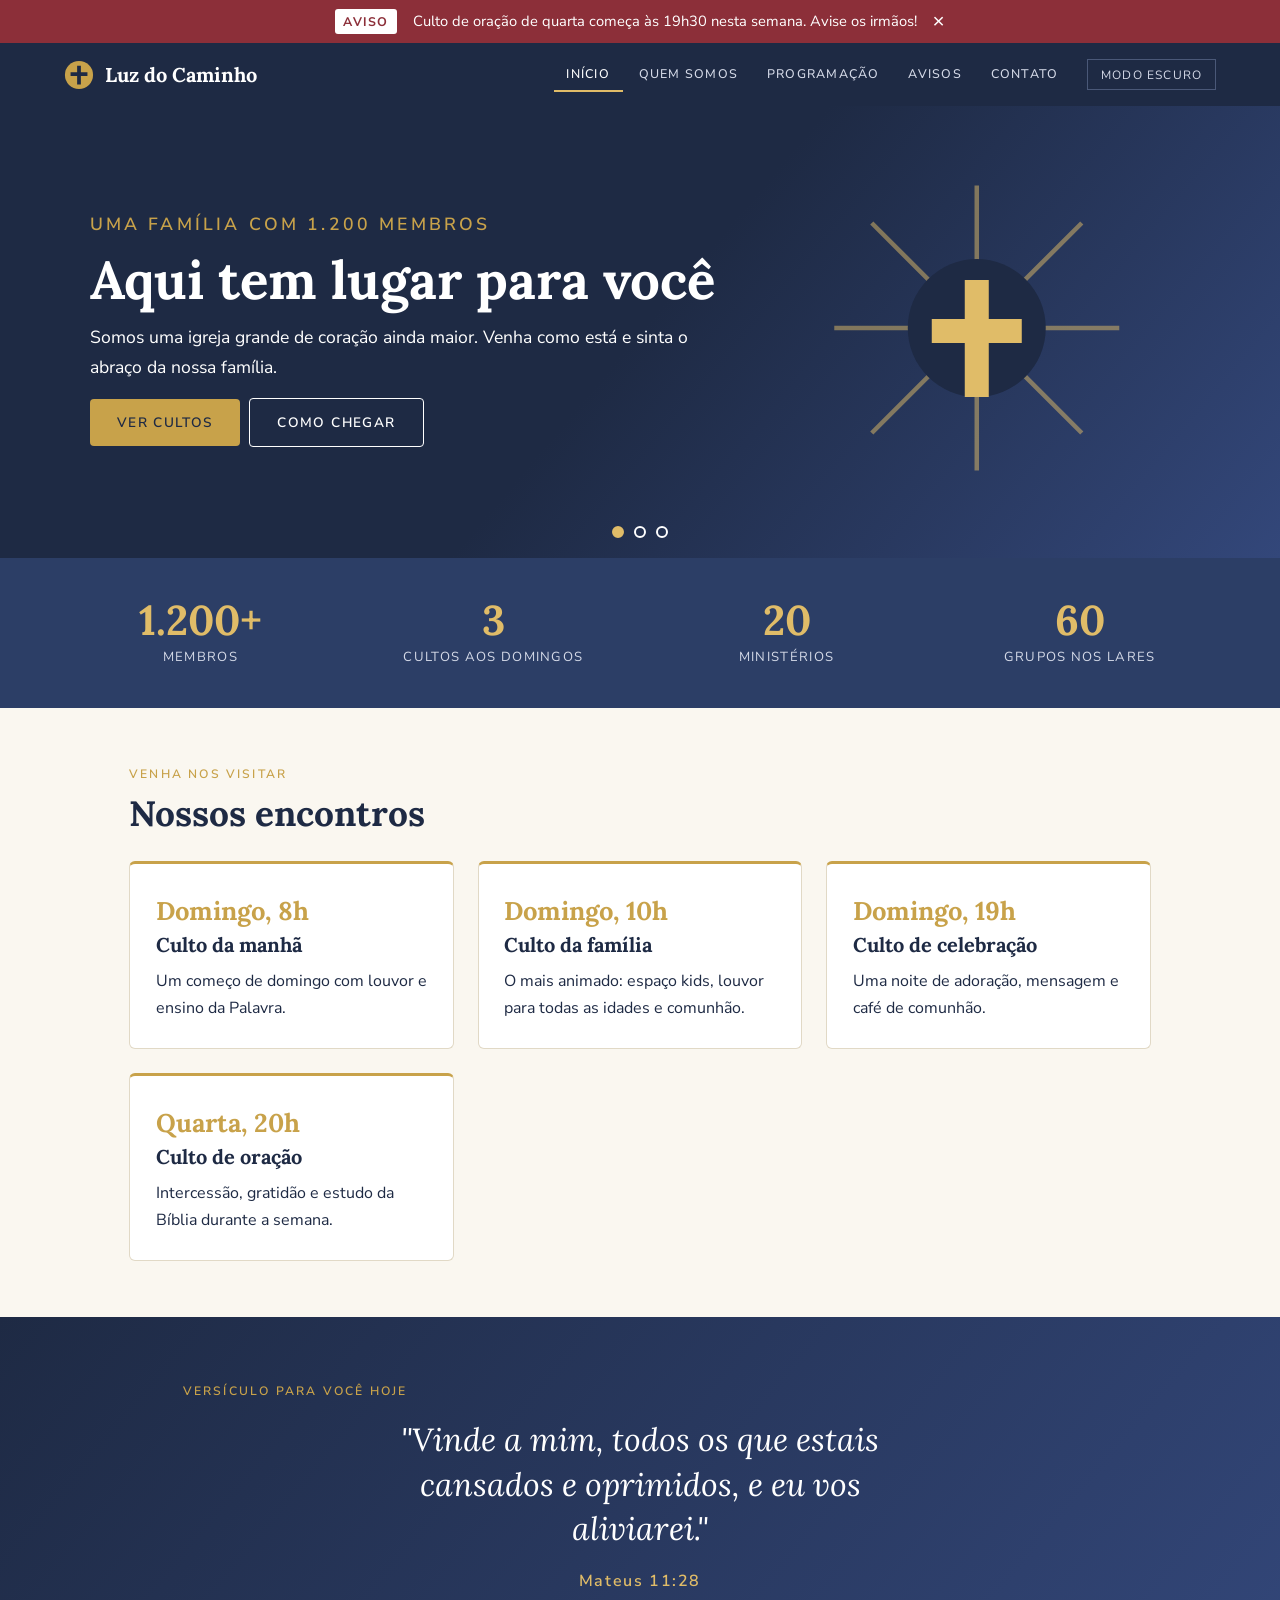
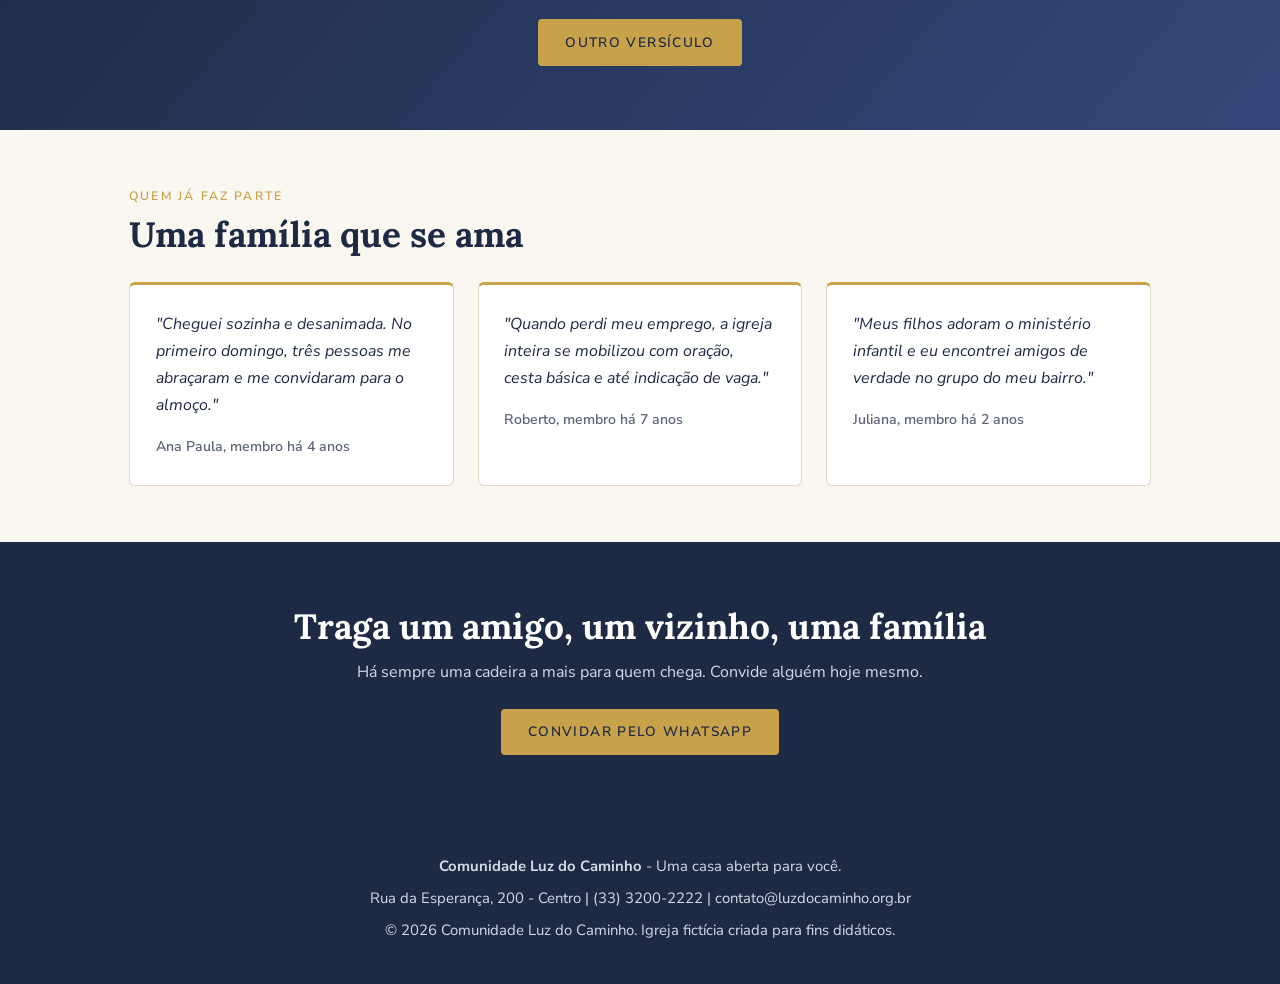
<file: index.html>
<!DOCTYPE html>
<html lang="pt-br">
<head>
<meta charset="UTF-8">
<meta name="viewport" content="width=device-width, initial-scale=1, viewport-fit=cover">
<title>Comunidade Luz do Caminho</title>
<link href="https://fonts.googleapis.com/css2?family=Lora:wght@500;700&family=Nunito+Sans:wght@400;600&display=swap" rel="stylesheet">
<style>
:root{--azul:#1E2A44;--azul2:#2C3E66;--ouro:#C8A24A;--ouro2:#E0BC68;--fundo:#FAF7F0;--sup:#fff;--areia:#EFE8D8;--texto:#1E2A44;--suave:#5B6478;--borda:#E1D9C6;--ft:"Lora",Georgia,serif;--fx:"Nunito Sans","Segoe UI",Arial,sans-serif}
:root[data-tema="escuro"]{--fundo:#0E1424;--sup:#161E34;--areia:#121A2E;--texto:#F1ECDF;--suave:#A9B1C4;--borda:#27324D}
*{box-sizing:border-box;margin:0;padding:0}
html{scroll-behavior:smooth}
body{font-family:var(--fx);background:var(--fundo);color:var(--texto);line-height:1.7;transition:background .3s,color .3s}
h1,h2,h3{font-family:var(--ft);line-height:1.2;margin-bottom:.7rem}
h1{font-size:clamp(2rem,5vw,3.3rem)}h2{font-size:clamp(1.6rem,3.2vw,2.2rem)}h3{font-size:1.25rem}
p,ul{max-width:66ch;margin-bottom:1rem}ul{padding-left:1.2rem}
.sob{text-transform:uppercase;letter-spacing:.18em;font-size:.76rem;font-weight:600;color:var(--ouro);margin-bottom:.5rem}
.alerta{display:flex;align-items:center;justify-content:center;gap:1rem;background:#8C2F39;color:#fff;font-size:.92rem;padding:.55rem 5%;text-align:center}
.alerta strong{text-transform:uppercase;letter-spacing:.1em;font-size:.78rem;background:#fff;color:#8C2F39;padding:.1rem .5rem;border-radius:3px}
.alerta button{background:none;border:0;color:#fff;font-size:1.3rem;cursor:pointer;line-height:1}
.cab{display:flex;align-items:center;justify-content:space-between;flex-wrap:wrap;gap:1rem;padding:.9rem 5%;background:var(--azul);color:#fff;position:sticky;top:0;z-index:10}
.marca{display:flex;align-items:center;gap:.7rem;font-family:var(--ft);font-weight:700;font-size:1.25rem;cursor:pointer}
.menu{display:flex;align-items:center;gap:.2rem;flex-wrap:wrap}
.menu .l{background:none;border:0;border-bottom:2px solid transparent;color:#D5DAE8;padding:.5rem .8rem;text-transform:uppercase;letter-spacing:.1em;font:500 .78rem var(--fx);cursor:pointer;transition:.2s}
.menu .l:hover{color:#fff;border-bottom-color:#7B88AA}.menu .l.active{color:#fff;border-bottom-color:var(--ouro2)}
.tema{margin-left:.8rem;background:none;color:#D5DAE8;border:1px solid #4A5878;padding:.4rem .8rem;font:.75rem var(--fx);text-transform:uppercase;letter-spacing:.1em;cursor:pointer}
.bloco{padding:3.5rem 5%;max-width:1150px;margin:0 auto}
.claro{background:var(--areia);max-width:none;padding-left:max(5%,calc((100% - 1150px)/2));padding-right:max(5%,calc((100% - 1150px)/2))}
.grade{display:grid;grid-template-columns:repeat(auto-fit,minmax(240px,1fr));gap:1.5rem;margin-top:1.6rem}
.cartao{background:var(--sup);border:1px solid var(--borda);border-top:3px solid var(--ouro);border-radius:6px;padding:1.6rem;transition:.25s}
.cartao:hover{box-shadow:0 10px 28px rgba(30,42,68,.12);transform:translateY(-3px)}
.cartao p:last-child,.cartao ul:last-child{margin-bottom:0}
.hora{font-family:var(--ft);font-size:1.6rem;color:var(--ouro);font-weight:700;display:block}
.botao{display:inline-block;background:var(--ouro);color:#1E2A44;border:0;border-radius:4px;padding:.85rem 1.7rem;font:600 .85rem var(--fx);text-transform:uppercase;letter-spacing:.1em;cursor:pointer;text-decoration:none;transition:.2s}
.botao:hover{background:var(--ouro2);transform:translateY(-2px)}
.borda{background:none;border:1px solid #fff;color:#fff;margin-left:.6rem}.borda:hover{background:rgba(255,255,255,.15)}
.car{position:relative;display:grid;color:#fff;overflow:hidden;background:var(--azul)}
.sl{grid-area:1/1;display:grid;grid-template-columns:1.2fr .8fr;align-items:center;gap:2rem;padding:4.5rem 7% 5rem;opacity:0;visibility:hidden;transition:opacity .8s}
.sl.on{opacity:1;visibility:visible}.sl p{font-size:1.1rem}
.s1{background:linear-gradient(130deg,#1E2A44 50%,#33477A)}.s2{background:linear-gradient(130deg,#2C3E66 40%,#1E2A44)}.s3{background:linear-gradient(130deg,#1E2A44 40%,#5A4318)}
.sl svg{width:100%;max-height:300px}
.ver{font-family:var(--ft);font-style:italic;font-size:1.3rem}
.pts{position:absolute;bottom:1.3rem;left:0;right:0;display:flex;justify-content:center;gap:.6rem}
.pts button{width:12px;height:12px;border-radius:50%;border:2px solid #fff;background:none;cursor:pointer}.pts button.on{background:var(--ouro2);border-color:var(--ouro2)}
.nums{background:var(--azul2);color:#fff;padding:2.4rem 5%}
.nums .g{max-width:1150px;margin:0 auto;display:grid;grid-template-columns:repeat(auto-fit,minmax(170px,1fr));gap:1.4rem;text-align:center}
.nums strong{display:block;font-family:var(--ft);font-size:2.6rem;color:var(--ouro2);line-height:1.1}
.nums span{font-size:.82rem;text-transform:uppercase;letter-spacing:.1em;color:#D5DAE8}
.palavra{background:linear-gradient(130deg,#1E2A44,#33477A);color:#fff;text-align:center;padding:4rem 5%}
.palavra blockquote{font-family:var(--ft);font-style:italic;font-size:clamp(1.3rem,3vw,2rem);max-width:30ch;margin:1rem auto;line-height:1.4}
.palavra cite{display:block;color:var(--ouro2);font-style:normal;font-weight:600;letter-spacing:.1em;margin-bottom:1.5rem}
.depo p{font-style:italic}.depo footer{font-size:.88rem;color:var(--suave);font-weight:600;margin-top:1rem}
.dest{background:var(--azul);color:#fff;text-align:center;padding:4rem 5%}.dest p{margin:0 auto 1.4rem;color:#D5DAE8}
.duas{display:grid;grid-template-columns:1.3fr 1fr;gap:2.5rem;margin-top:1.8rem;align-items:start}
.tag{display:inline-block;font-size:.7rem;font-weight:700;text-transform:uppercase;letter-spacing:.1em;padding:.15rem .6rem;border-radius:3px;color:#fff;margin-bottom:.6rem}
.t-urg{background:#8C2F39}.t-ev{background:#2C3E66}.t-vol{background:#2F7A4F}.t-or{background:#8A6A1F}
label{display:block;font-weight:600;margin-top:1rem;font-size:.9rem}
input,textarea{width:100%;padding:.8rem;margin-top:.3rem;border:1px solid var(--borda);border-radius:4px;background:var(--sup);color:var(--texto);font:inherit}
.inv{border-color:#C0392B}.erro{display:block;color:#C0392B;font-size:.88rem;min-height:1.2rem}
.ok{color:#2F7A4F;font-weight:600;margin-top:1rem}
form .botao{margin-top:1rem}
.tl{list-style:none;border-left:2px solid var(--ouro);margin:1.5rem 0 0 .6rem;padding-left:1.7rem}
.tl li{position:relative;margin-bottom:1.4rem}.tl li:before{content:"";position:absolute;left:-2.25rem;top:.5rem;width:12px;height:12px;border-radius:50%;background:var(--ouro)}
.tl strong{font-family:var(--ft);font-size:1.4rem;color:var(--ouro)}
table{width:100%;border-collapse:collapse}td{padding:.7rem .4rem;border-bottom:1px solid var(--borda)}td:last-child{text-align:right;font-weight:600}
.rod{background:var(--azul);color:#D5DAE8;text-align:center;padding:2.2rem 5%}.rod p{margin:0 auto .4rem;max-width:none;font-size:.93rem}
.topo{position:fixed;right:1.2rem;bottom:1.2rem;background:var(--ouro);color:#1E2A44;border:0;border-radius:4px;padding:.8rem 1.1rem;font:600 .8rem var(--fx);text-transform:uppercase;letter-spacing:.1em;cursor:pointer;opacity:0;visibility:hidden;transition:.3s}.topo.v{opacity:1;visibility:visible}
.pg{display:none}.pg.on{display:block}
@media(max-width:860px){.sl,.duas{grid-template-columns:1fr}.sl svg{max-height:150px;order:-1}.sl{padding:2.5rem 6% 4rem}}
@media(max-width:768px){.cab{flex-direction:column;align-items:flex-start}.menu{width:100%}.menu .l{flex:1 1 30%}.tema{margin-left:0;flex:1 1 100%}.borda{margin:.6rem 0 0}}
@media(prefers-reduced-motion:reduce){*{transition:none!important}html{scroll-behavior:auto}}
</style>
</head>
<body>
<div class="alerta" id="alerta"><strong>Aviso</strong><span>Culto de oração de quarta começa às 19h30 nesta semana. Avise os irmãos!</span><button type="button" id="fechar" aria-label="Fechar aviso">&times;</button></div>
<header class="cab">
  <div class="marca" data-p="inicio"><svg width="30" height="30" viewBox="0 0 32 32" aria-hidden="true"><circle cx="16" cy="16" r="15" fill="#C8A24A"/><path d="M14 6h4v7h7v4h-7v9h-4v-9H7v-4h7z" fill="#1E2A44"/></svg> Luz do Caminho</div>
  <nav class="menu" aria-label="Menu principal">
    <button class="l active" data-p="inicio">Início</button>
    <button class="l" data-p="sobre">Quem somos</button>
    <button class="l" data-p="programacao">Programação</button>
    <button class="l" data-p="avisos">Avisos</button>
    <button class="l" data-p="contato">Contato</button>
    <button id="tema" class="tema" type="button">Modo escuro</button>
  </nav>
</header>

<main>
<section class="pg on" id="inicio">
  <div class="car">
    <div class="sl on s1"><div><p class="sob">Uma família com 1.200 membros</p><h1>Aqui tem lugar para você</h1><p>Somos uma igreja grande de coração ainda maior. Venha como está e sinta o abraço da nossa família.</p><button class="botao" data-p="programacao">Ver cultos</button><button class="botao borda" data-p="contato">Como chegar</button></div>
      <svg viewBox="0 0 200 200" aria-hidden="true"><g stroke="#E0BC68" stroke-width="3" opacity=".5"><path d="M100 100L100 5M100 100L170 30M100 100L195 100M100 100L170 170M100 100L100 195M100 100L30 170M100 100L5 100M100 100L30 30"/></g><circle cx="100" cy="100" r="46" fill="#1E2A44"/><path d="M92 68h16v26h22v16h-22v36H92v-36H70V94h22z" fill="#E0BC68"/></svg></div>
    <div class="sl s2"><div><p class="sob">Palavra de Vida</p><h2>Deus amou você de tal maneira</h2><p class="ver">"Porque Deus amou o mundo de tal maneira que deu o seu Filho unigênito, para que todo aquele que nele crê não pereça, mas tenha a vida eterna."<br><small>João 3:16</small></p><button class="botao" data-p="programacao">Conhecer Jesus</button></div>
      <svg viewBox="0 0 200 200" aria-hidden="true"><path d="M30 60Q100 40 100 60Q100 40 170 60V160Q100 140 100 160Q100 140 30 160Z" fill="#F4EBD3"/><path d="M100 60V160" stroke="#C8A24A" stroke-width="3"/><g stroke="#C8A24A" stroke-width="3" opacity=".7"><path d="M45 85Q75 78 90 85M45 105Q75 98 90 105M45 125Q75 118 90 125M110 85Q125 78 155 85M110 105Q125 98 155 105M110 125Q125 118 155 125"/></g></svg></div>
    <div class="sl s3"><div><p class="sob">Primeira vez conosco?</p><h2>Vamos receber você com carinho</h2><p>Nossa equipe de recepção estará na porta para acompanhar você e sua família, com espaço infantil e estacionamento.</p><button class="botao" data-p="contato">Quero visitar</button></div>
      <svg viewBox="0 0 200 200" aria-hidden="true"><path d="M100 150C60 120 40 95 55 70C68 50 92 60 100 78C108 60 132 50 145 70C160 95 140 120 100 150Z" fill="#C8A24A"/><circle cx="100" cy="40" r="10" fill="#E0BC68" opacity=".8"/></svg></div>
    <div class="pts"></div>
  </div>

  <div class="nums"><div class="g">
    <div><strong>1.200+</strong><span>membros</span></div>
    <div><strong>3</strong><span>cultos aos domingos</span></div>
    <div><strong>20</strong><span>ministérios</span></div>
    <div><strong>60</strong><span>grupos nos lares</span></div>
  </div></div>

  <div class="bloco"><p class="sob">Venha nos visitar</p><h2>Nossos encontros</h2>
    <div class="grade">
      <article class="cartao"><span class="hora">Domingo, 8h</span><h3>Culto da manhã</h3><p>Um começo de domingo com louvor e ensino da Palavra.</p></article>
      <article class="cartao"><span class="hora">Domingo, 10h</span><h3>Culto da família</h3><p>O mais animado: espaço kids, louvor para todas as idades e comunhão.</p></article>
      <article class="cartao"><span class="hora">Domingo, 19h</span><h3>Culto de celebração</h3><p>Uma noite de adoração, mensagem e café de comunhão.</p></article>
      <article class="cartao"><span class="hora">Quarta, 20h</span><h3>Culto de oração</h3><p>Intercessão, gratidão e estudo da Bíblia durante a semana.</p></article>
    </div></div>

  <div class="palavra">
    <p class="sob">Versículo para você hoje</p>
    <blockquote id="verso">"Vinde a mim, todos os que estais cansados e oprimidos, e eu vos aliviarei."</blockquote>
    <cite id="ref">Mateus 11:28</cite>
    <button class="botao" type="button" id="outro">Outro versículo</button>
  </div>

  <div class="bloco"><p class="sob">Quem já faz parte</p><h2>Uma família que se ama</h2>
    <div class="grade">
      <article class="cartao depo"><p>"Cheguei sozinha e desanimada. No primeiro domingo, três pessoas me abraçaram e me convidaram para o almoço."</p><footer>Ana Paula, membro há 4 anos</footer></article>
      <article class="cartao depo"><p>"Quando perdi meu emprego, a igreja inteira se mobilizou com oração, cesta básica e até indicação de vaga."</p><footer>Roberto, membro há 7 anos</footer></article>
      <article class="cartao depo"><p>"Meus filhos adoram o ministério infantil e eu encontrei amigos de verdade no grupo do meu bairro."</p><footer>Juliana, membro há 2 anos</footer></article>
    </div></div>

  <div class="dest"><h2>Traga um amigo, um vizinho, uma família</h2><p>Há sempre uma cadeira a mais para quem chega. Convide alguém hoje mesmo.</p>
    <a class="botao" target="_blank" rel="noopener" href="https://wa.me/?text=Venha%20conhecer%20a%20Comunidade%20Luz%20do%20Caminho!%20Cultos%20aos%20domingos%20%C3%A0s%208h%2C%2010h%20e%2019h.%20Rua%20da%20Esperan%C3%A7a%2C%20200%20-%20Centro.">Convidar pelo WhatsApp</a></div>
</section>

<section class="pg" id="sobre">
  <div class="bloco"><p class="sob">Quem somos</p><h1>Uma família grande, com coração de lar</h1><p>A Comunidade Luz do Caminho nasceu em 2008, em uma sala de estar, com 12 pessoas reunidas para orar. Hoje são mais de 1.200 membros e amigos que se encontram para adorar, aprender e servir a cidade. Crescemos em número, mas continuamos conhecendo cada um pelo nome.</p></div>
  <div class="bloco claro"><p class="sob">Nossa jornada</p><h2>Marcos da nossa história</h2>
    <ol class="tl">
      <li><strong>2008</strong><p>Primeiro encontro de oração em uma casa, com 12 pessoas.</p></li>
      <li><strong>2013</strong><p>Início dos cultos regulares e da escola bíblica infantil.</p></li>
      <li><strong>2018</strong><p>Inauguração do templo para 600 pessoas e do projeto de ação social.</p></li>
      <li><strong>2022</strong><p>Três cultos aos domingos e criação dos grupos nos lares.</p></li>
      <li><strong>2026</strong><p>Mais de 1.200 membros, 20 ministérios e 60 grupos em funcionamento.</p></li>
    </ol></div>
  <div class="bloco"><p class="sob">Princípios</p><h2>Missão, visão e valores</h2>
    <div class="grade">
      <article class="cartao"><h3>Missão</h3><p>Anunciar o amor de Cristo e cuidar das pessoas, formando discípulos que amam e servem.</p></article>
      <article class="cartao"><h3>Visão</h3><p>Ser uma igreja saudável e acolhedora, onde ninguém se sinta sozinho.</p></article>
      <article class="cartao"><h3>Valores</h3><ul><li>Palavra de Deus em primeiro lugar</li><li>Amor uns pelos outros</li><li>Serviço ao próximo</li><li>Oração e comunhão</li></ul></article>
    </div></div>
  <div class="palavra"><p class="sob">Nosso lema</p><blockquote>"Nisto conhecerão todos que sois meus discípulos, se vos amardes uns aos outros."</blockquote>João 13:35</div>
</section>

<section class="pg" id="programacao">
  <div class="bloco"><p class="sob">Agenda</p><h1>Programação e ministérios</h1><p>Com 20 ministérios, há um lugar para cada fase da vida e um jeito de servir.</p>
    <div class="grade">
      <article class="cartao"><h3>Ministério infantil</h3><p>Aulas lúdicas para crianças de 3 a 11 anos, com equipe treinada.</p></article>
      <article class="cartao"><h3>Adolescentes e jovens</h3><p>Encontros aos sábados com louvor, debates e amizade.</p></article>
      <article class="cartao"><h3>Casais e famílias</h3><p>Reuniões mensais e retiros para fortalecer o lar.</p></article>
      <article class="cartao"><h3>Louvor e artes</h3><p>Banda, vocal, teatro e mídia. Há espaço para novos talentos.</p></article>
      <article class="cartao"><h3>Ação social</h3><p>Cestas básicas, agasalhos e apoio a famílias da região.</p></article>
      <article class="cartao"><h3>Cuidado e visitação</h3><p>Equipe que visita enfermos e acolhe quem está em luto.</p></article>
      <article class="cartao"><h3>Recepção</h3><p>Os primeiros rostos amigos que recebem cada visitante.</p></article>
      <article class="cartao"><h3>Grupos nos lares</h3><p>60 grupos durante a semana para estudo, oração e comunhão.</p></article>
    </div></div>
  <div class="bloco claro"><p class="sob">Semana típica</p><h2>Horários</h2>
    <div class="cartao"><table><tbody>
      <tr><td>Segunda</td><td>Grupos nos lares, 20h</td></tr>
      <tr><td>Quarta</td><td>Culto de oração, 20h</td></tr>
      <tr><td>Quinta</td><td>Ensaio do louvor, 19h30</td></tr>
      <tr><td>Sábado</td><td>Encontro de jovens, 19h30</td></tr>
      <tr><td>Domingo</td><td>Cultos às 8h, 10h e 19h</td></tr>
    </tbody></table></div></div>
</section>

<section class="pg" id="avisos">
  <div class="bloco"><p class="sob">Mural dos irmãos</p><h1>Avisos e recados</h1><p>Fique atento: as informações abaixo valem para toda a igreja. Compartilhe com quem não viu.</p>
    <div class="grade">
      <article class="cartao"><span class="tag t-urg">Urgente</span><h3>Mudança de horário</h3><p>O culto de oração desta quarta começa às 19h30, e não às 20h.</p></article>
      <article class="cartao"><span class="tag t-ev">Evento</span><h3>Retiro de casais</h3><p>Inscrições abertas na secretaria até o fim do mês. Vagas limitadas.</p></article>
      <article class="cartao"><span class="tag t-vol">Voluntários</span><h3>Precisamos de você</h3><p>Faltam voluntários no ministério infantil e na recepção. Fale com a liderança.</p></article>
      <article class="cartao"><span class="tag t-ev">Campanha</span><h3>Agasalho solidário</h3><p>Traga roupas e cobertores em bom estado até o próximo domingo.</p></article>
      <article class="cartao"><span class="tag t-or">Oração</span><h3>Cuide de quem precisa</h3><p>Conhece algum irmão enfermo ou em luto? Avise a secretaria para a equipe de cuidado visitar.</p></article>
      <article class="cartao"><span class="tag t-ev">Batismo</span><h3>Inscrições abertas</h3><p>Quem deseja se batizar no próximo mês deve procurar a secretaria.</p></article>
    </div></div>
  <div class="palavra"><p class="sob">Lembrete</p><blockquote>"Levai as cargas uns dos outros, e assim cumprireis a lei de Cristo."</blockquote>Gálatas 6:2</div>
</section>

<section class="pg" id="contato">
  <div class="bloco"><p class="sob">Fale conosco</p><h1>Contato e pedidos de oração</h1>
    <div class="duas">
      <form id="form" novalidate>
        <label for="nome">Nome</label><input id="nome" type="text"><span class="erro" id="e-nome"></span>
        <label for="email">E-mail</label><input id="email" type="email"><span class="erro" id="e-email"></span>
        <label for="msg">Mensagem ou pedido de oração</label><textarea id="msg" rows="5"></textarea><span class="erro" id="e-msg"></span>
        <button class="botao" type="submit">Enviar</button>
        <p id="ok" class="ok" role="status"></p>
      </form>
      <aside class="cartao"><h2>Venha nos visitar</h2>
        <p><strong>Endereço:</strong><br>Rua da Esperança, 200 - Centro</p>
        <p><strong>Telefone:</strong><br>(33) 3200-2222</p>
        <p><strong>E-mail:</strong><br>contato@luzdocaminho.org.br</p>
        <p><strong>Secretaria:</strong><br>Terça a sexta, das 9h às 17h</p>
        <p><strong>Para visitantes:</strong><br>Estacionamento gratuito, espaço kids e recepção na entrada.</p></aside>
    </div></div>
</section>
</main>

<footer class="rod">
  <p><strong>Comunidade Luz do Caminho</strong> - Uma casa aberta para você.</p>
  <p>Rua da Esperança, 200 - Centro | (33) 3200-2222 | contato@luzdocaminho.org.br</p>
  <p>&copy; 2026 Comunidade Luz do Caminho. Igreja fictícia criada para fins didáticos.</p>
</footer>
<button id="topo" class="topo" type="button">Topo</button>

<script>
var $=function(s){return document.querySelector(s)},$$=function(s){return document.querySelectorAll(s)};
function ir(p){$$('.pg').forEach(function(s){s.classList.toggle('on',s.id===p)});$$('.menu .l').forEach(function(b){b.classList.toggle('active',b.dataset.p===p)});window.scrollTo({top:0})}
document.addEventListener('click',function(e){var t=e.target.closest('[data-p]');if(t)ir(t.dataset.p)});
$('#fechar').addEventListener('click',function(){$('#alerta').style.display='none'});
$('#tema').addEventListener('click',function(){var r=document.documentElement,e=r.getAttribute('data-tema')==='escuro';if(e)r.removeAttribute('data-tema');else r.setAttribute('data-tema','escuro');this.textContent=e?'Modo escuro':'Modo claro'});
(function(){var sl=$$('.sl'),pt=$('.pts'),a=0,t;
sl.forEach(function(_,i){var b=document.createElement('button');b.type='button';b.setAttribute('aria-label','Slide '+(i+1));b.onclick=function(){go(i);rs()};pt.appendChild(b)});
function go(i){a=(i+sl.length)%sl.length;sl.forEach(function(s,n){s.classList.toggle('on',n===a)});pt.querySelectorAll('button').forEach(function(b,n){b.classList.toggle('on',n===a)})}
function rs(){clearInterval(t);t=setInterval(function(){go(a+1)},7000)}go(0);rs()})();
(function(){var v=[["Vinde a mim, todos os que estais cansados e oprimidos, e eu vos aliviarei.","Mateus 11:28"],["O Senhor é o meu pastor, nada me faltará.","Salmos 23:1"],["Posso todas as coisas em Cristo que me fortalece.","Filipenses 4:13"],["Lâmpada para os meus pés é tua palavra, e luz para o meu caminho.","Salmos 119:105"],["Lançando sobre ele toda a vossa ansiedade, porque ele tem cuidado de vós.","1 Pedro 5:7"],["Não temas, porque eu sou contigo; não te assombres, porque eu sou o teu Deus.","Isaías 41:10"],["O amor é sofredor, é benigno; o amor não é invejoso.","1 Coríntios 13:4"]],i=0;
$('#outro').addEventListener('click',function(){i=(i+1)%v.length;$('#verso').textContent='"'+v[i][0]+'"';$('#ref').textContent=v[i][1]})})();
window.addEventListener('scroll',function(){$('#topo').classList.toggle('v',window.scrollY>300)});
$('#topo').addEventListener('click',function(){window.scrollTo({top:0,behavior:'smooth'})});
$('#form').addEventListener('submit',function(ev){ev.preventDefault();
var n=$('#nome').value.trim(),m=$('#email').value.trim(),g=$('#msg').value.trim(),ok=true;
function er(id,c,t){$('#e-'+id).textContent=t;$(c).classList.toggle('inv',!!t);if(t)ok=false}
var at=m.indexOf('@'),dot=m.lastIndexOf('.'),v=at>0&&dot>at+1&&dot<m.length-1&&m.indexOf(' ')<0;
$('#ok').textContent='';
er('nome','#nome',n?'':'Digite seu nome.');
er('email','#email',!m?'Digite seu e-mail.':(v?'':'Digite um e-mail válido, como nome@exemplo.com.'));
er('msg','#msg',g?'':'Escreva sua mensagem.');
if(ok){$('#ok').textContent='Recebemos sua mensagem, '+n+'. Que Deus abençoe você!';this.reset()}});
</script>
</body>
</html>
</file>
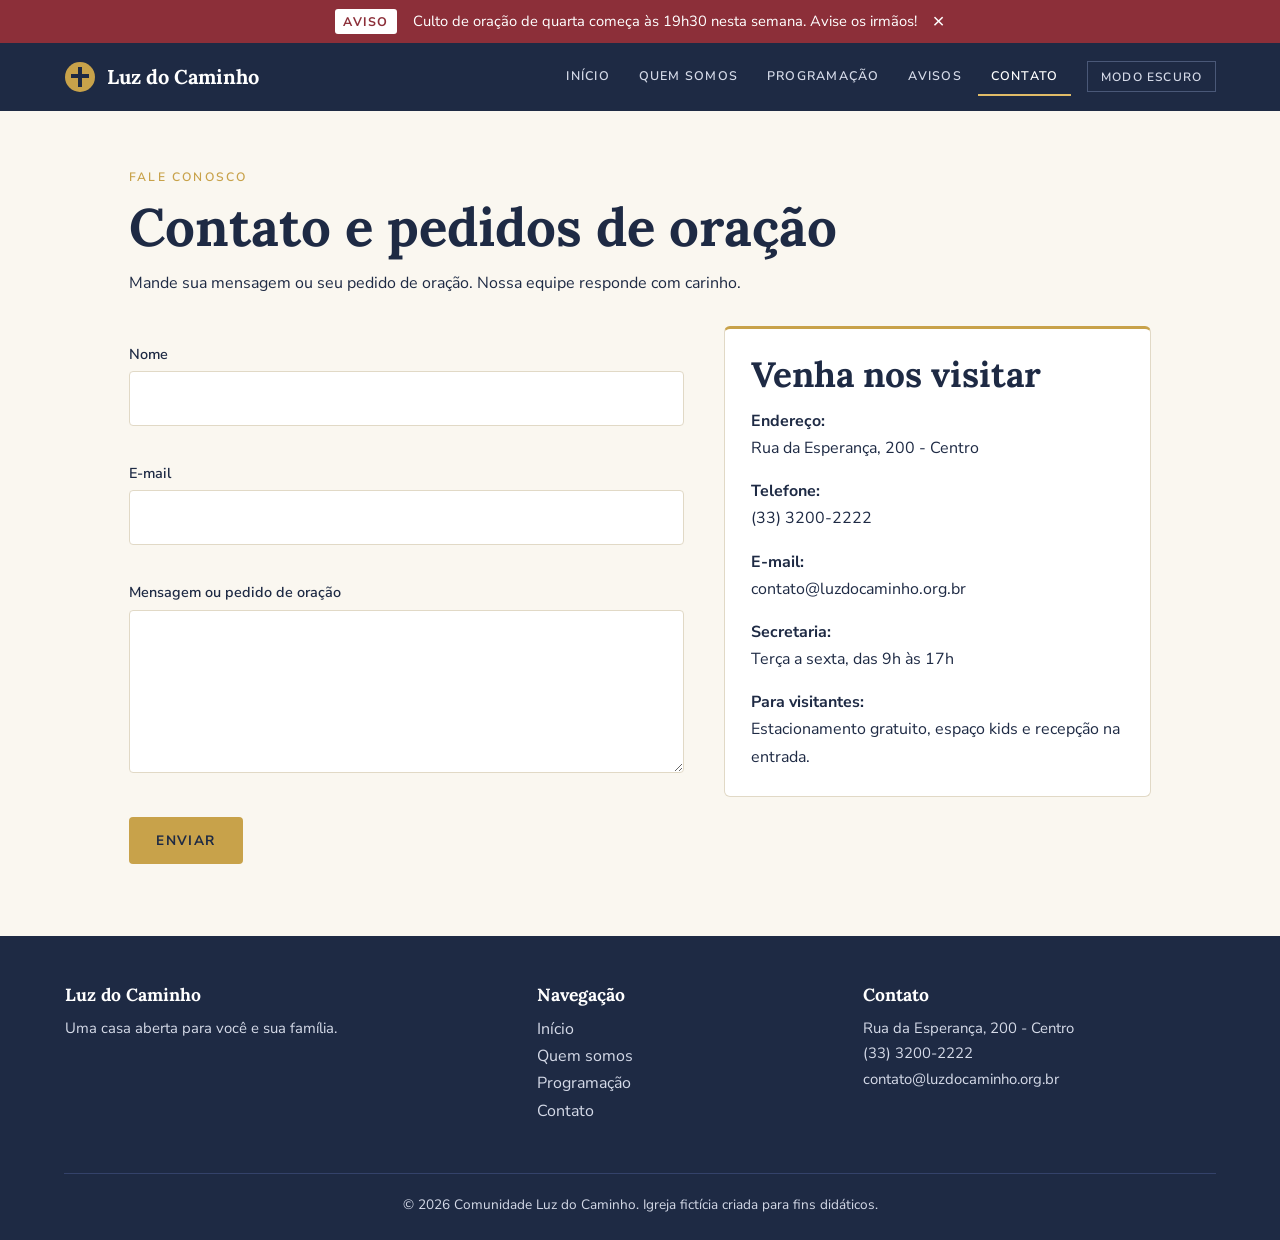
<file: contato.html>
<!DOCTYPE html>
<html lang="pt-br">
<head>
  <meta charset="UTF-8">
  <meta name="viewport" content="width=device-width, initial-scale=1.0">
  <meta name="description" content="Fale com a Comunidade Luz do Caminho: contato e pedidos de oração.">
  <title>Contato | Comunidade Luz do Caminho</title>
  <link rel="icon" href="img/logo.svg" type="image/svg+xml">
  <link rel="preconnect" href="https://fonts.googleapis.com">
  <link rel="preconnect" href="https://fonts.gstatic.com" crossorigin>
  <link href="https://fonts.googleapis.com/css2?family=Lora:wght@500;700&family=Nunito+Sans:wght@400;600&display=swap" rel="stylesheet">
  <link rel="stylesheet" href="css/estilo.css">
</head>
<body>
  <div class="alerta" id="alerta"><strong>Aviso</strong><span>Culto de oração de quarta começa às 19h30 nesta semana. Avise os irmãos!</span><button type="button" id="fechar" aria-label="Fechar aviso">&times;</button></div>
  <header class="cabecalho">
    <a class="marca" href="index.html"><img src="img/logo.svg" alt="" width="32" height="32"> Luz do Caminho</a>
    <nav class="menu" aria-label="Menu principal">
      <a href="index.html">Início</a>
      <a href="sobre.html">Quem somos</a>
      <a href="servicos.html">Programação</a>
      <a href="index.html#avisos">Avisos</a>
      <a href="contato.html" class="active">Contato</a>
      <button id="tema" class="tema" type="button" aria-label="Alternar modo claro e escuro">Modo escuro</button>
    </nav>
  </header>

  <main>
    <section class="bloco">
      <p class="sobretitulo">Fale conosco</p>
      <h1>Contato e pedidos de oração</h1>
      <p>Mande sua mensagem ou seu pedido de oração. Nossa equipe responde com carinho.</p>
      <div class="duas-colunas">
        <form id="formulario" novalidate>
          <label for="nome">Nome</label>
          <input type="text" id="nome" name="nome" autocomplete="name">
          <span class="erro" id="erro-nome" role="alert"></span>

          <label for="email">E-mail</label>
          <input type="email" id="email" name="email" autocomplete="email">
          <span class="erro" id="erro-email" role="alert"></span>

          <label for="mensagem">Mensagem ou pedido de oração</label>
          <textarea id="mensagem" name="mensagem" rows="5"></textarea>
          <span class="erro" id="erro-mensagem" role="alert"></span>

          <button class="botao" type="submit">Enviar</button>
          <p id="sucesso" class="sucesso" role="status"></p>
        </form>

        <aside class="cartao">
          <h2>Venha nos visitar</h2>
          <p><strong>Endereço:</strong><br>Rua da Esperança, 200 - Centro</p>
          <p><strong>Telefone:</strong><br>(33) 3200-2222</p>
          <p><strong>E-mail:</strong><br>contato@luzdocaminho.org.br</p>
          <p><strong>Secretaria:</strong><br>Terça a sexta, das 9h às 17h</p>
          <p><strong>Para visitantes:</strong><br>Estacionamento gratuito, espaço kids e recepção na entrada.</p>
        </aside>
      </div>
    </section>
  </main>

  <footer class="rodape">
    <div class="rodape-grade">
      <div><h3>Luz do Caminho</h3><p>Uma casa aberta para você e sua família.</p></div>
      <div><h3>Navegação</h3>
        <ul class="sem-marca"><li><a href="index.html">Início</a></li><li><a href="sobre.html">Quem somos</a></li><li><a href="servicos.html">Programação</a></li><li><a href="contato.html">Contato</a></li></ul>
      </div>
      <div><h3>Contato</h3><p>Rua da Esperança, 200 - Centro<br>(33) 3200-2222<br>contato@luzdocaminho.org.br</p></div>
    </div>
    <p class="copia">&copy; 2026 Comunidade Luz do Caminho. Igreja fictícia criada para fins didáticos.</p>
  </footer>

  <script src="js/script.js"></script>
</body>
</html>
</file>
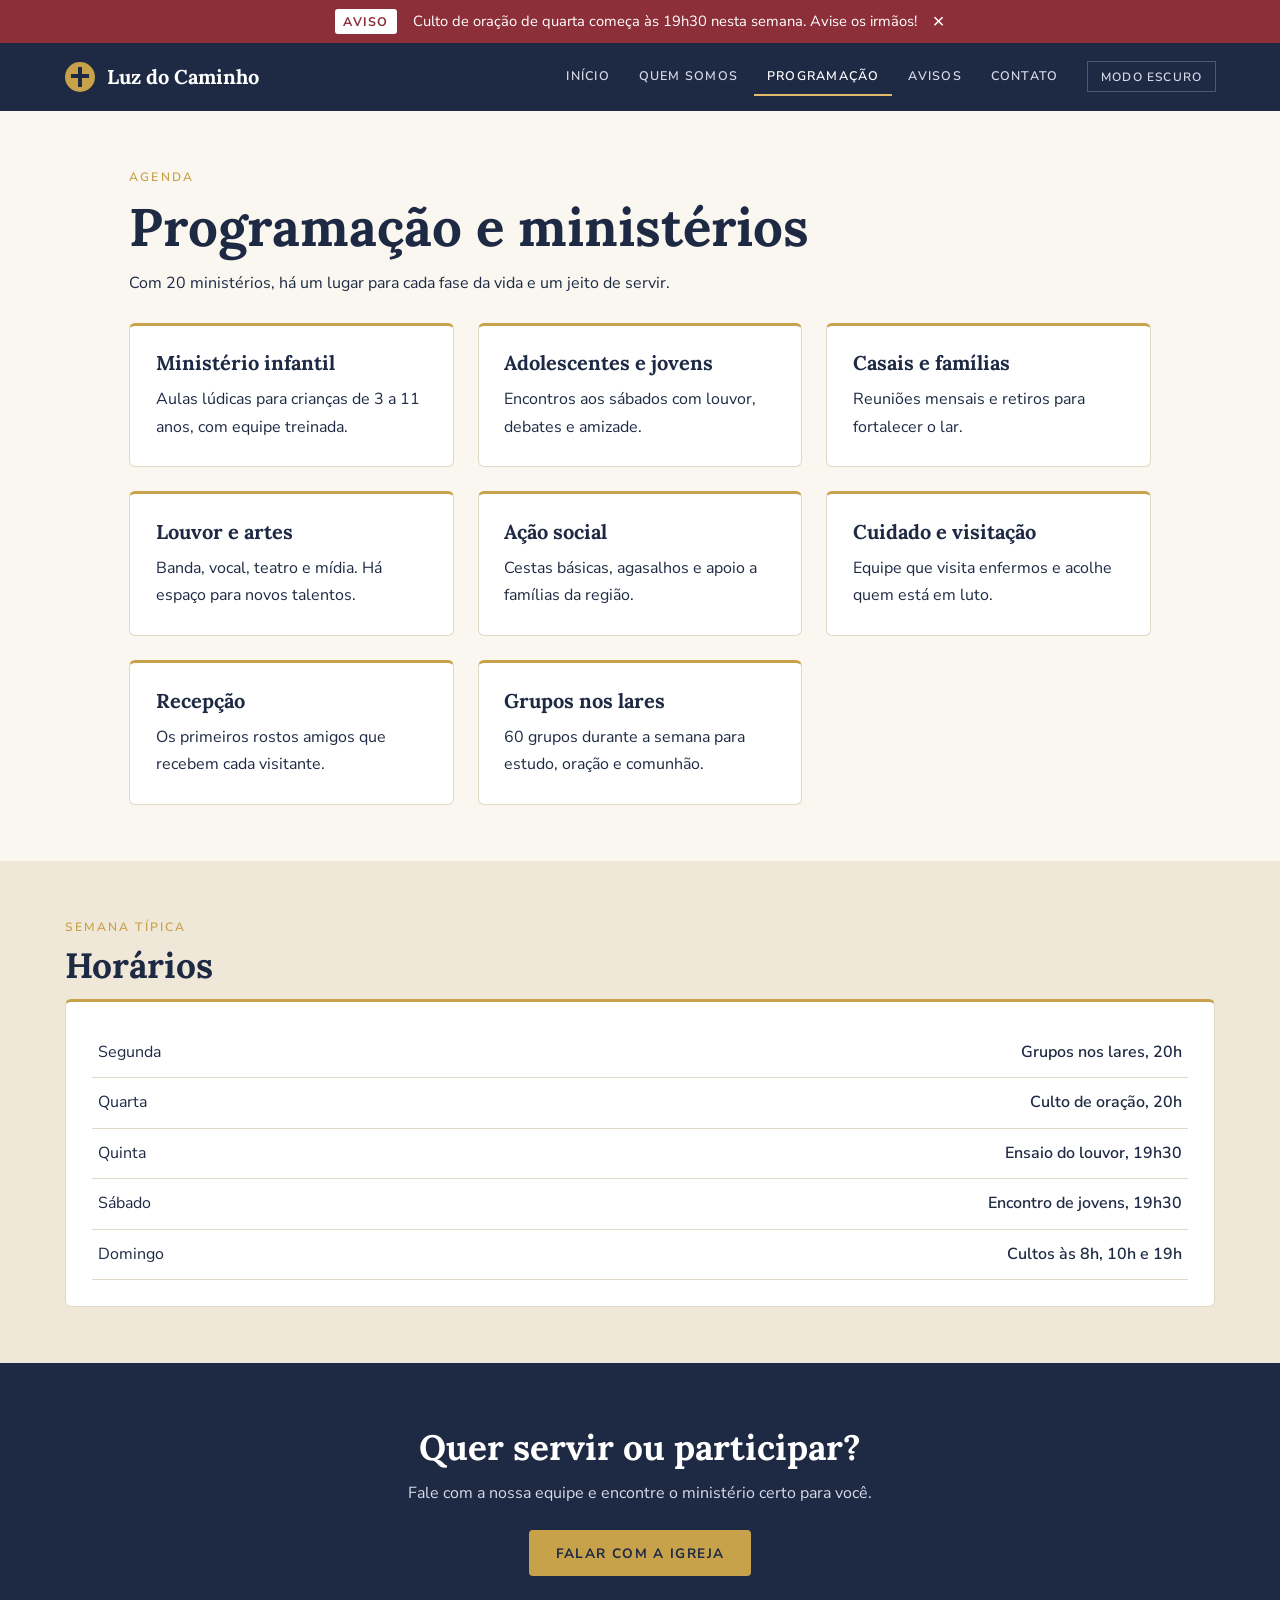
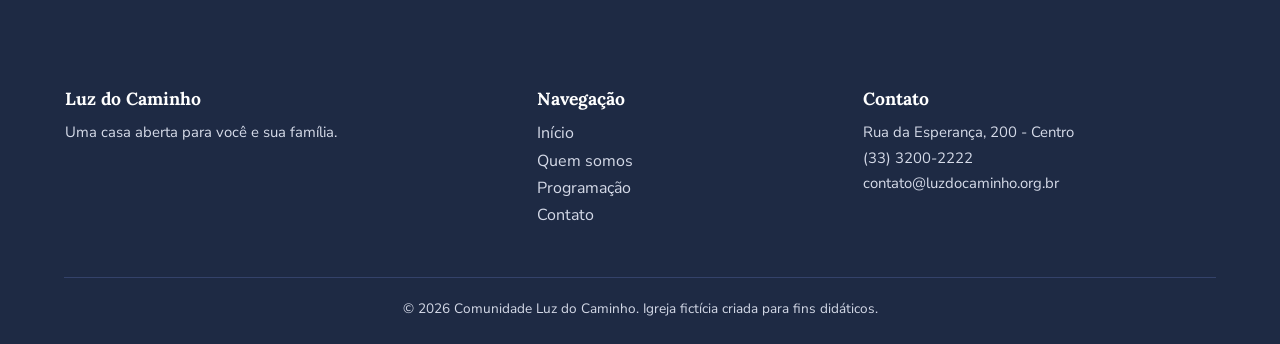
<file: servicos.html>
<!DOCTYPE html>
<html lang="pt-br">
<head>
  <meta charset="UTF-8">
  <meta name="viewport" content="width=device-width, initial-scale=1.0">
  <meta name="description" content="Programação semanal e ministérios da Comunidade Luz do Caminho.">
  <title>Programação | Comunidade Luz do Caminho</title>
  <link rel="icon" href="img/logo.svg" type="image/svg+xml">
  <link rel="preconnect" href="https://fonts.googleapis.com">
  <link rel="preconnect" href="https://fonts.gstatic.com" crossorigin>
  <link href="https://fonts.googleapis.com/css2?family=Lora:wght@500;700&family=Nunito+Sans:wght@400;600&display=swap" rel="stylesheet">
  <link rel="stylesheet" href="css/estilo.css">
</head>
<body>
  <div class="alerta" id="alerta"><strong>Aviso</strong><span>Culto de oração de quarta começa às 19h30 nesta semana. Avise os irmãos!</span><button type="button" id="fechar" aria-label="Fechar aviso">&times;</button></div>
  <header class="cabecalho">
    <a class="marca" href="index.html"><img src="img/logo.svg" alt="" width="32" height="32"> Luz do Caminho</a>
    <nav class="menu" aria-label="Menu principal">
      <a href="index.html">Início</a>
      <a href="sobre.html">Quem somos</a>
      <a href="servicos.html" class="active">Programação</a>
      <a href="index.html#avisos">Avisos</a>
      <a href="contato.html">Contato</a>
      <button id="tema" class="tema" type="button" aria-label="Alternar modo claro e escuro">Modo escuro</button>
    </nav>
  </header>

  <main>
    <section class="bloco">
      <p class="sobretitulo">Agenda</p>
      <h1>Programação e ministérios</h1>
      <p>Com 20 ministérios, há um lugar para cada fase da vida e um jeito de servir.</p>
      <div class="grade">
        <article class="cartao"><h3>Ministério infantil</h3><p>Aulas lúdicas para crianças de 3 a 11 anos, com equipe treinada.</p></article>
        <article class="cartao"><h3>Adolescentes e jovens</h3><p>Encontros aos sábados com louvor, debates e amizade.</p></article>
        <article class="cartao"><h3>Casais e famílias</h3><p>Reuniões mensais e retiros para fortalecer o lar.</p></article>
        <article class="cartao"><h3>Louvor e artes</h3><p>Banda, vocal, teatro e mídia. Há espaço para novos talentos.</p></article>
        <article class="cartao"><h3>Ação social</h3><p>Cestas básicas, agasalhos e apoio a famílias da região.</p></article>
        <article class="cartao"><h3>Cuidado e visitação</h3><p>Equipe que visita enfermos e acolhe quem está em luto.</p></article>
        <article class="cartao"><h3>Recepção</h3><p>Os primeiros rostos amigos que recebem cada visitante.</p></article>
        <article class="cartao"><h3>Grupos nos lares</h3><p>60 grupos durante a semana para estudo, oração e comunhão.</p></article>
      </div>
    </section>

    <section class="bloco claro">
      <p class="sobretitulo">Semana típica</p>
      <h2>Horários</h2>
      <div class="cartao">
        <table>
          <tbody>
            <tr><td>Segunda</td><td>Grupos nos lares, 20h</td></tr>
            <tr><td>Quarta</td><td>Culto de oração, 20h</td></tr>
            <tr><td>Quinta</td><td>Ensaio do louvor, 19h30</td></tr>
            <tr><td>Sábado</td><td>Encontro de jovens, 19h30</td></tr>
            <tr><td>Domingo</td><td>Cultos às 8h, 10h e 19h</td></tr>
          </tbody>
        </table>
      </div>
    </section>

    <section class="destaque">
      <h2>Quer servir ou participar?</h2>
      <p>Fale com a nossa equipe e encontre o ministério certo para você.</p>
      <a class="botao" href="contato.html">Falar com a igreja</a>
    </section>
  </main>

  <footer class="rodape">
    <div class="rodape-grade">
      <div><h3>Luz do Caminho</h3><p>Uma casa aberta para você e sua família.</p></div>
      <div><h3>Navegação</h3>
        <ul class="sem-marca"><li><a href="index.html">Início</a></li><li><a href="sobre.html">Quem somos</a></li><li><a href="servicos.html">Programação</a></li><li><a href="contato.html">Contato</a></li></ul>
      </div>
      <div><h3>Contato</h3><p>Rua da Esperança, 200 - Centro<br>(33) 3200-2222<br>contato@luzdocaminho.org.br</p></div>
    </div>
    <p class="copia">&copy; 2026 Comunidade Luz do Caminho. Igreja fictícia criada para fins didáticos.</p>
  </footer>

  <script src="js/script.js"></script>
</body>
</html>
</file>
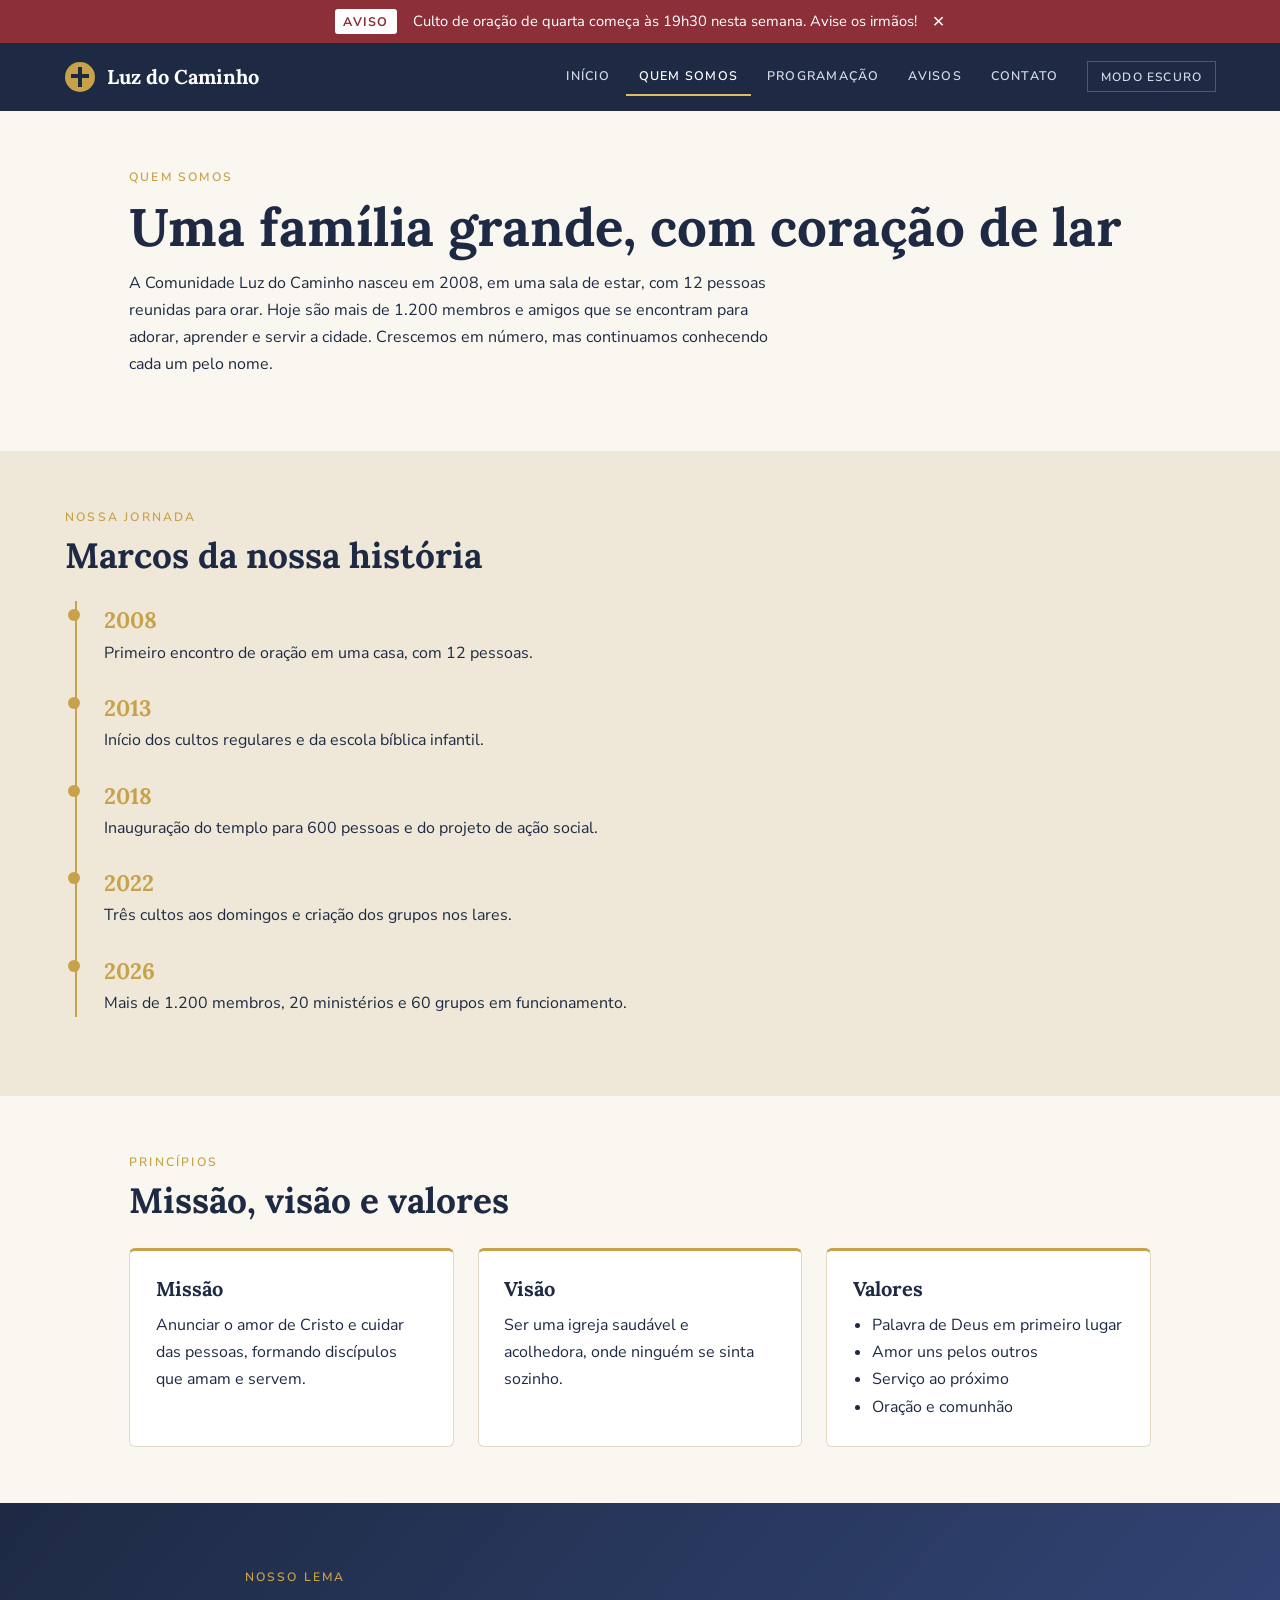
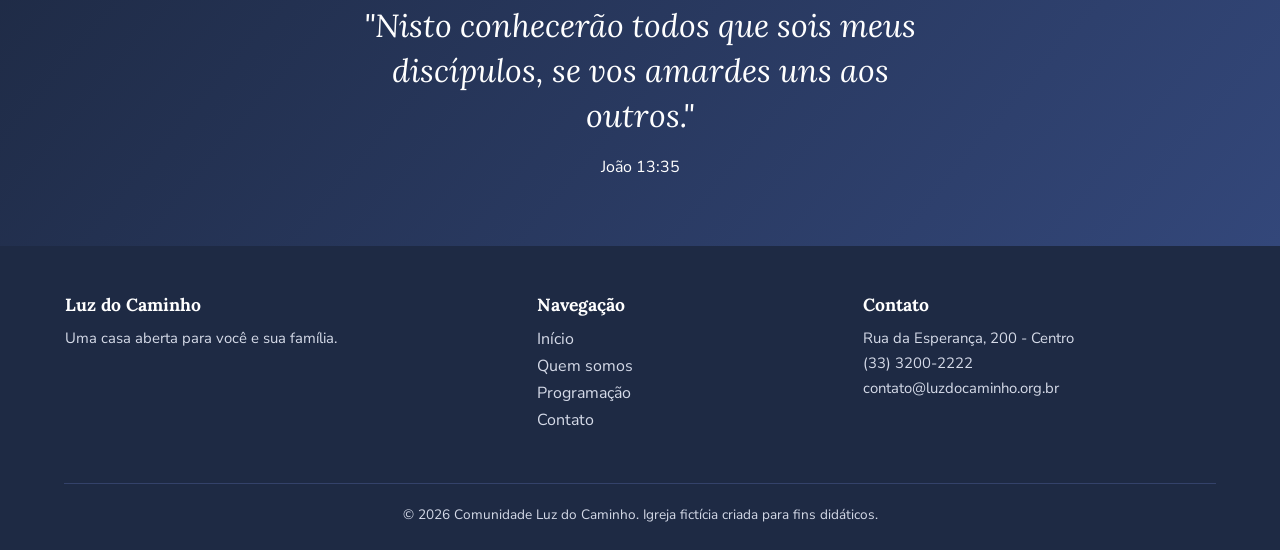
<file: sobre.html>
<!DOCTYPE html>
<html lang="pt-br">
<head>
  <meta charset="UTF-8">
  <meta name="viewport" content="width=device-width, initial-scale=1.0">
  <meta name="description" content="Conheça a história, a missão, a visão e os valores da Comunidade Luz do Caminho.">
  <title>Quem somos | Comunidade Luz do Caminho</title>
  <link rel="icon" href="img/logo.svg" type="image/svg+xml">
  <link rel="preconnect" href="https://fonts.googleapis.com">
  <link rel="preconnect" href="https://fonts.gstatic.com" crossorigin>
  <link href="https://fonts.googleapis.com/css2?family=Lora:wght@500;700&family=Nunito+Sans:wght@400;600&display=swap" rel="stylesheet">
  <link rel="stylesheet" href="css/estilo.css">
</head>
<body>
  <div class="alerta" id="alerta"><strong>Aviso</strong><span>Culto de oração de quarta começa às 19h30 nesta semana. Avise os irmãos!</span><button type="button" id="fechar" aria-label="Fechar aviso">&times;</button></div>
  <header class="cabecalho">
    <a class="marca" href="index.html"><img src="img/logo.svg" alt="" width="32" height="32"> Luz do Caminho</a>
    <nav class="menu" aria-label="Menu principal">
      <a href="index.html">Início</a>
      <a href="sobre.html" class="active">Quem somos</a>
      <a href="servicos.html">Programação</a>
      <a href="index.html#avisos">Avisos</a>
      <a href="contato.html">Contato</a>
      <button id="tema" class="tema" type="button" aria-label="Alternar modo claro e escuro">Modo escuro</button>
    </nav>
  </header>

  <main>
    <section class="bloco">
      <p class="sobretitulo">Quem somos</p>
      <h1>Uma família grande, com coração de lar</h1>
      <p>A Comunidade Luz do Caminho nasceu em 2008, em uma sala de estar, com 12 pessoas reunidas para orar. Hoje são mais de 1.200 membros e amigos que se encontram para adorar, aprender e servir a cidade. Crescemos em número, mas continuamos conhecendo cada um pelo nome.</p>
    </section>

    <section class="bloco claro">
      <p class="sobretitulo">Nossa jornada</p>
      <h2>Marcos da nossa história</h2>
      <ol class="linha-tempo">
        <li><strong>2008</strong><p>Primeiro encontro de oração em uma casa, com 12 pessoas.</p></li>
        <li><strong>2013</strong><p>Início dos cultos regulares e da escola bíblica infantil.</p></li>
        <li><strong>2018</strong><p>Inauguração do templo para 600 pessoas e do projeto de ação social.</p></li>
        <li><strong>2022</strong><p>Três cultos aos domingos e criação dos grupos nos lares.</p></li>
        <li><strong>2026</strong><p>Mais de 1.200 membros, 20 ministérios e 60 grupos em funcionamento.</p></li>
      </ol>
    </section>

    <section class="bloco">
      <p class="sobretitulo">Princípios</p>
      <h2>Missão, visão e valores</h2>
      <div class="grade">
        <article class="cartao"><h3>Missão</h3><p>Anunciar o amor de Cristo e cuidar das pessoas, formando discípulos que amam e servem.</p></article>
        <article class="cartao"><h3>Visão</h3><p>Ser uma igreja saudável e acolhedora, onde ninguém se sinta sozinho.</p></article>
        <article class="cartao"><h3>Valores</h3>
          <ul>
            <li>Palavra de Deus em primeiro lugar</li>
            <li>Amor uns pelos outros</li>
            <li>Serviço ao próximo</li>
            <li>Oração e comunhão</li>
          </ul>
        </article>
      </div>
    </section>

    <section class="palavra">
      <p class="sobretitulo">Nosso lema</p>
      <blockquote>"Nisto conhecerão todos que sois meus discípulos, se vos amardes uns aos outros."</blockquote>
      João 13:35
    </section>
  </main>

  <footer class="rodape">
    <div class="rodape-grade">
      <div><h3>Luz do Caminho</h3><p>Uma casa aberta para você e sua família.</p></div>
      <div><h3>Navegação</h3>
        <ul class="sem-marca"><li><a href="index.html">Início</a></li><li><a href="sobre.html">Quem somos</a></li><li><a href="servicos.html">Programação</a></li><li><a href="contato.html">Contato</a></li></ul>
      </div>
      <div><h3>Contato</h3><p>Rua da Esperança, 200 - Centro<br>(33) 3200-2222<br>contato@luzdocaminho.org.br</p></div>
    </div>
    <p class="copia">&copy; 2026 Comunidade Luz do Caminho. Igreja fictícia criada para fins didáticos.</p>
  </footer>

  <script src="js/script.js"></script>
</body>
</html>
</file>
<file: css/estilo.css>
/* Comunidade Luz do Caminho - azul-marinho, dourado e creme */
:root {
  --azul: #1E2A44;
  --azul-2: #2C3E66;
  --ouro: #C8A24A;
  --ouro-claro: #E0BC68;
  --fundo: #FAF7F0;
  --superficie: #FFFFFF;
  --areia: #EFE8D8;
  --texto: #1E2A44;
  --suave: #5B6478;
  --borda: #E1D9C6;
  --fonte-titulo: "Lora", Georgia, "Times New Roman", serif;
  --fonte-texto: "Nunito Sans", "Segoe UI", Arial, sans-serif;
}
[data-tema="escuro"] {
  --fundo: #0E1424;
  --superficie: #161E34;
  --areia: #121A2E;
  --texto: #F1ECDF;
  --suave: #A9B1C4;
  --borda: #27324D;
}

* { box-sizing: border-box; margin: 0; padding: 0; }
[hidden] { display: none !important; }
html { scroll-behavior: smooth; scroll-padding-top: 90px; }
body {
  font-family: var(--fonte-texto);
  background: var(--fundo);
  color: var(--texto);
  line-height: 1.7;
  transition: background .3s, color .3s;
}
h1, h2, h3 { font-family: var(--fonte-titulo); line-height: 1.2; margin-bottom: .7rem; }
h1 { font-size: clamp(2rem, 5vw, 3.3rem); }
h2 { font-size: clamp(1.6rem, 3.2vw, 2.2rem); }
h3 { font-size: 1.25rem; }
p, ul { max-width: 66ch; margin-bottom: 1rem; }
ul { padding-left: 1.2rem; }
a { color: inherit; }
img { max-width: 100%; display: block; }
:focus-visible { outline: 3px solid var(--ouro-claro); outline-offset: 3px; }
.sobretitulo { text-transform: uppercase; letter-spacing: .18em; font-size: .76rem; font-weight: 600; color: var(--ouro); margin-bottom: .5rem; }

/* Faixa de aviso */
.alerta {
  display: flex; align-items: center; justify-content: center; gap: 1rem;
  background: #8C2F39; color: #fff; font-size: .92rem; padding: .55rem 5%; text-align: center;
}
.alerta strong { text-transform: uppercase; letter-spacing: .1em; font-size: .78rem; background: #fff; color: #8C2F39; padding: .1rem .5rem; border-radius: 3px; }
.alerta button { background: none; border: 0; color: #fff; font-size: 1.3rem; cursor: pointer; line-height: 1; }

/* Cabeçalho e menu */
.cabecalho {
  display: flex; align-items: center; justify-content: space-between; flex-wrap: wrap;
  gap: 1rem; padding: .9rem 5%; background: var(--azul); color: #fff;
  position: sticky; top: 0; z-index: 10;
}
.marca {
  display: flex; align-items: center; gap: .7rem;
  font-family: var(--fonte-titulo); font-weight: 700; font-size: 1.25rem;
  color: #fff; text-decoration: none;
}
.menu { display: flex; align-items: center; gap: .2rem; flex-wrap: wrap; }
.menu a {
  color: #D5DAE8; text-decoration: none; padding: .5rem .8rem;
  text-transform: uppercase; letter-spacing: .1em; font-size: .78rem; font-weight: 600;
  border-bottom: 2px solid transparent; transition: color .2s, border-color .2s;
}
.menu a:hover { color: #fff; border-bottom-color: #7B88AA; }
.menu a.active { color: #fff; border-bottom-color: var(--ouro-claro); }
.tema {
  margin-left: .8rem; background: transparent; color: #D5DAE8;
  border: 1px solid #4A5878; padding: .4rem .8rem; font: 600 .75rem var(--fonte-texto);
  text-transform: uppercase; letter-spacing: .1em; cursor: pointer;
}
.tema:hover { border-color: var(--ouro-claro); color: #fff; }

/* Blocos e cartões */
main { min-height: 60vh; }
.bloco { padding: 3.5rem 5%; max-width: 1150px; margin: 0 auto; }
.claro {
  background: var(--areia); max-width: none;
  padding-left: max(5%, calc((100% - 1150px) / 2)); padding-right: max(5%, calc((100% - 1150px) / 2));
}
.grade { display: grid; grid-template-columns: repeat(auto-fit, minmax(240px, 1fr)); gap: 1.5rem; margin-top: 1.6rem; }
.cartao {
  background: var(--superficie); border: 1px solid var(--borda);
  border-top: 3px solid var(--ouro); border-radius: 6px; padding: 1.6rem;
  transition: transform .25s, box-shadow .25s;
}
.cartao:hover { box-shadow: 0 10px 28px rgba(30, 42, 68, .12); transform: translateY(-3px); }
.cartao p:last-child, .cartao ul:last-child { margin-bottom: 0; }
.hora { font-family: var(--fonte-titulo); font-size: 1.6rem; color: var(--ouro); font-weight: 700; display: block; }
.depo p { font-style: italic; }
.depo footer { font-size: .88rem; color: var(--suave); font-weight: 600; margin-top: 1rem; }
.tag { display: inline-block; font-size: .7rem; font-weight: 700; text-transform: uppercase; letter-spacing: .1em; padding: .15rem .6rem; border-radius: 3px; color: #fff; margin-bottom: .6rem; }
.t-urg { background: #8C2F39; }
.t-ev { background: #2C3E66; }
.t-vol { background: #2F7A4F; }
.t-or { background: #8A6A1F; }

/* Botões */
.botao {
  display: inline-block; background: var(--ouro); color: #1E2A44; border: 0; border-radius: 4px;
  padding: .85rem 1.7rem; font: 700 .85rem var(--fonte-texto); text-transform: uppercase;
  letter-spacing: .1em; text-decoration: none; cursor: pointer;
  transition: background .2s, transform .15s;
}
.botao:hover { background: var(--ouro-claro); transform: translateY(-2px); }
.botao.borda { background: transparent; border: 1px solid #fff; color: #fff; margin-left: .6rem; }
.botao.borda:hover { background: rgba(255, 255, 255, .15); }

/* Banner rotativo */
.carrossel { position: relative; display: grid; color: #fff; overflow: hidden; background: var(--azul); }
.slide {
  grid-area: 1 / 1; display: grid; grid-template-columns: 1.2fr .8fr; align-items: center; gap: 2rem;
  padding: 4.5rem 7% 5rem; opacity: 0; visibility: hidden; transition: opacity .8s;
}
.slide.ativo { opacity: 1; visibility: visible; }
.slide p { font-size: 1.1rem; }
.slide svg { width: 100%; max-height: 300px; }
.s1 { background: linear-gradient(130deg, #1E2A44 50%, #33477A); }
.s2 { background: linear-gradient(130deg, #2C3E66 40%, #1E2A44); }
.s3 { background: linear-gradient(130deg, #1E2A44 40%, #5A4318); }
.ver { font-family: var(--fonte-titulo); font-style: italic; font-size: 1.3rem; }
.pontos { position: absolute; bottom: 1.3rem; left: 0; right: 0; display: flex; justify-content: center; gap: .6rem; }
.pontos button { width: 12px; height: 12px; border-radius: 50%; border: 2px solid #fff; background: transparent; cursor: pointer; }
.pontos button.ativo { background: var(--ouro-claro); border-color: var(--ouro-claro); }

/* Números e versículo */
.numeros { background: var(--azul-2); color: #fff; padding: 2.4rem 5%; }
.numeros-grade { max-width: 1150px; margin: 0 auto; display: grid; grid-template-columns: repeat(auto-fit, minmax(170px, 1fr)); gap: 1.4rem; text-align: center; }
.numeros strong { display: block; font-family: var(--fonte-titulo); font-size: 2.6rem; color: var(--ouro-claro); line-height: 1.1; }
.numeros span { font-size: .82rem; text-transform: uppercase; letter-spacing: .1em; color: #D5DAE8; }
.palavra { background: linear-gradient(130deg, #1E2A44, #33477A); color: #fff; text-align: center; padding: 4rem 5%; }
.palavra blockquote { font-family: var(--fonte-titulo); font-style: italic; font-size: clamp(1.3rem, 3vw, 2rem); max-width: 30ch; margin: 1rem auto; line-height: 1.4; }
.palavra cite { display: block; color: var(--ouro-claro); font-style: normal; font-weight: 700; letter-spacing: .1em; margin-bottom: 1.5rem; }

/* Chamada para ação */
.destaque { background: var(--azul); color: #fff; text-align: center; padding: 4rem 5%; }
.destaque p { margin: 0 auto 1.4rem; color: #D5DAE8; }

/* Linha do tempo e tabela */
.linha-tempo { list-style: none; border-left: 2px solid var(--ouro); margin: 1.5rem 0 0 .6rem; padding-left: 1.7rem; }
.linha-tempo li { position: relative; margin-bottom: 1.4rem; }
.linha-tempo li::before { content: ""; position: absolute; left: -2.25rem; top: .5rem; width: 12px; height: 12px; border-radius: 50%; background: var(--ouro); }
.linha-tempo strong { font-family: var(--fonte-titulo); font-size: 1.4rem; color: var(--ouro); }
table { width: 100%; border-collapse: collapse; }
td { padding: .7rem .4rem; border-bottom: 1px solid var(--borda); }
td:last-child { text-align: right; font-weight: 600; }

/* Formulário */
.duas-colunas { display: grid; grid-template-columns: 1.3fr 1fr; gap: 2.5rem; margin-top: 1.8rem; align-items: start; }
form label { display: block; font-weight: 600; margin-top: 1rem; font-size: .9rem; }
form input, form textarea {
  width: 100%; padding: .8rem; margin-top: .3rem; border: 1px solid var(--borda); border-radius: 4px;
  background: var(--superficie); color: var(--texto); font: inherit;
}
form input.invalido, form textarea.invalido { border-color: #C0392B; }
.erro { display: block; color: #C0392B; font-size: .88rem; min-height: 1.2rem; }
[data-tema="escuro"] .erro { color: #FF8A7A; }
form .botao { margin-top: 1rem; }
.sucesso { color: #2F7A4F; font-weight: 600; margin-top: 1rem; }
[data-tema="escuro"] .sucesso { color: #7FD1A6; }

/* Rodapé */
.rodape { background: var(--azul); color: #D5DAE8; padding: 3rem 5% 1.5rem; }
.rodape-grade { max-width: 1150px; margin: 0 auto; display: grid; grid-template-columns: 1.5fr 1fr 1.2fr; gap: 2rem; }
.rodape h3 { color: #fff; font-size: 1.1rem; }
.rodape p { font-size: .93rem; }
.rodape a { text-decoration: none; }
.rodape a:hover { color: var(--ouro-claro); }
.sem-marca { list-style: none; padding: 0; }
.rodape .copia { text-align: center; max-width: none; margin: 2rem 0 0; padding-top: 1.2rem; border-top: 1px solid #34426A; font-size: .85rem; }

/* Voltar ao topo */
.voltar-topo {
  position: fixed; right: 1.2rem; bottom: 1.2rem; z-index: 20;
  background: var(--ouro); color: #1E2A44; border: 0; border-radius: 4px;
  padding: .8rem 1.1rem; font: 700 .8rem var(--fonte-texto); text-transform: uppercase; letter-spacing: .1em; cursor: pointer;
  opacity: 0; visibility: hidden; transform: translateY(10px); transition: opacity .3s, transform .3s, visibility .3s;
}
.voltar-topo.visivel { opacity: 1; visibility: visible; transform: none; }

/* Responsividade */
@media (max-width: 860px) {
  .slide, .duas-colunas, .rodape-grade { grid-template-columns: 1fr; }
  .slide svg { max-height: 150px; order: -1; }
  .slide { padding: 2.5rem 6% 4rem; }
}
@media (max-width: 768px) {
  .cabecalho { flex-direction: column; align-items: flex-start; }
  .menu { width: 100%; }
  .menu a { flex: 1 1 30%; text-align: center; }
  .tema { margin-left: 0; flex: 1 1 100%; }
  .botao.borda { margin: .6rem 0 0; }
  .bloco { padding: 2.4rem 5%; }
}
@media (prefers-reduced-motion: reduce) {
  html { scroll-behavior: auto; }
  * { transition: none !important; }
}
</file>
